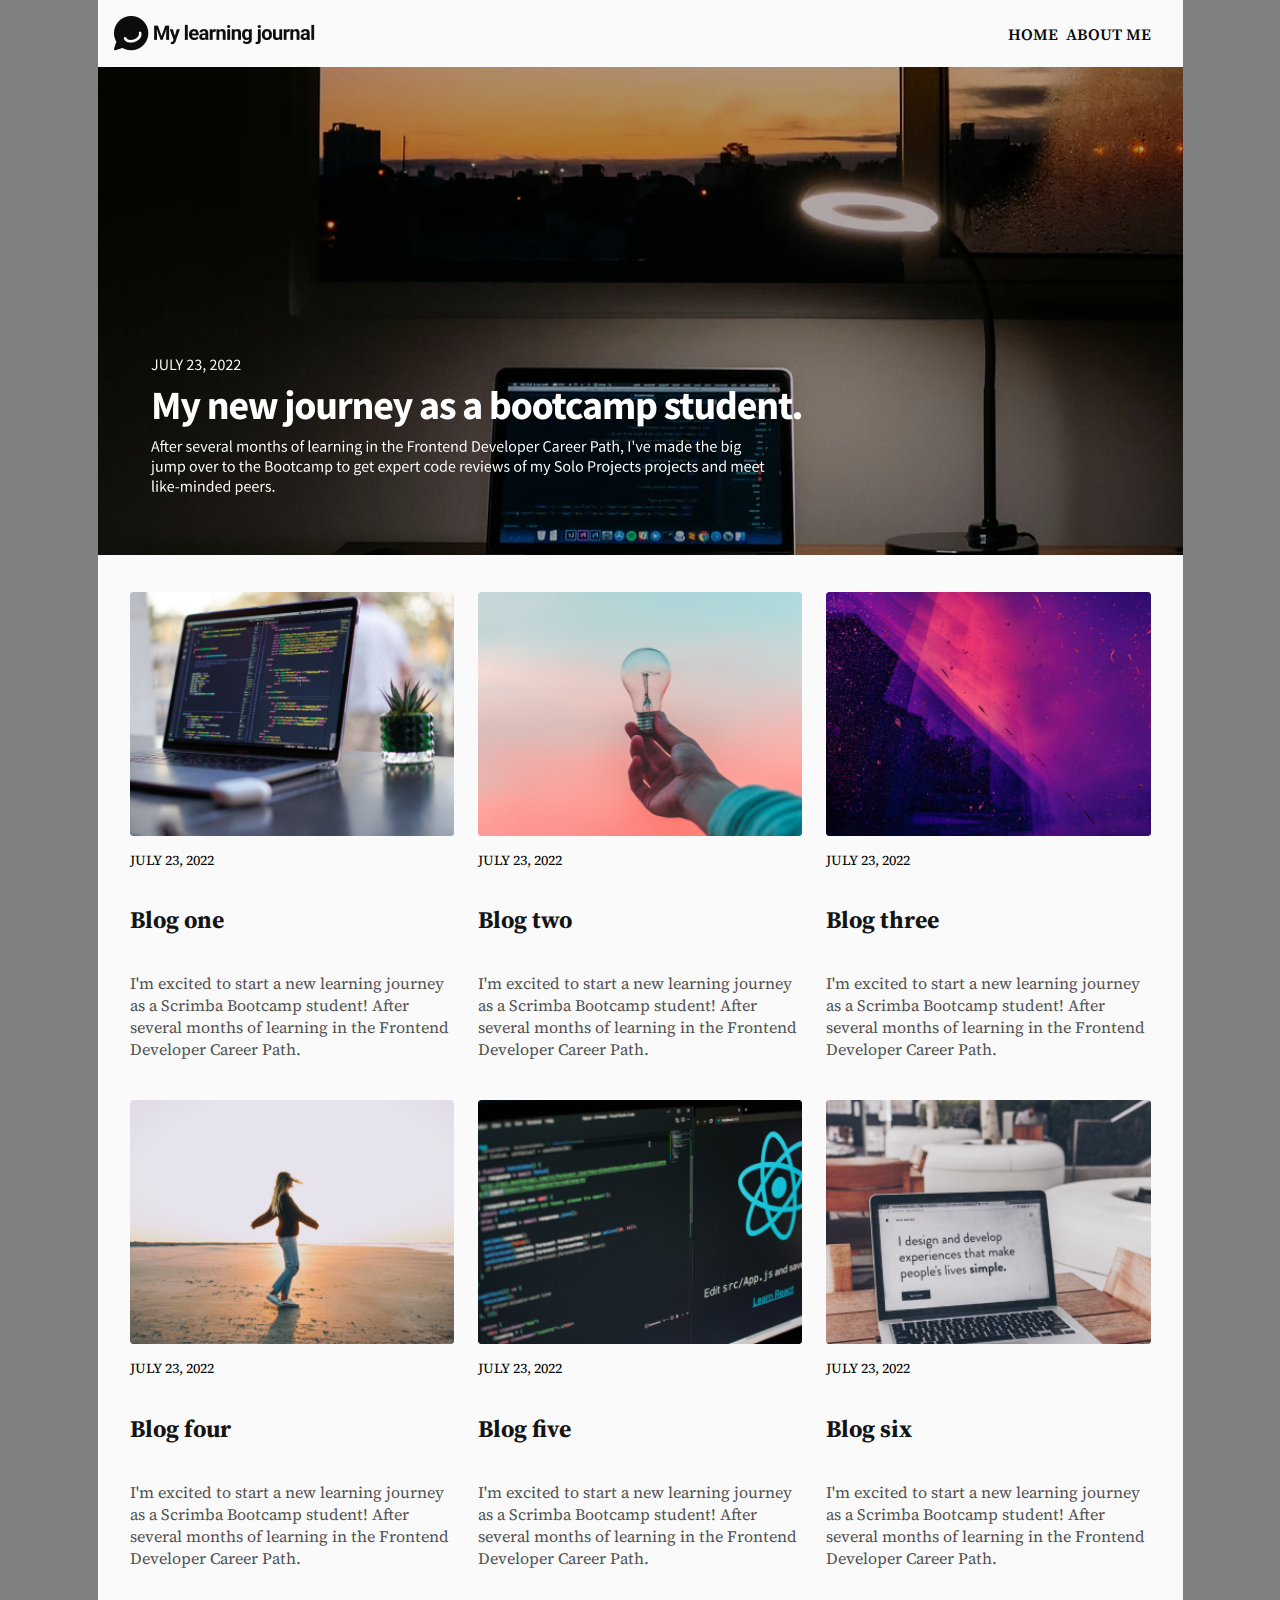
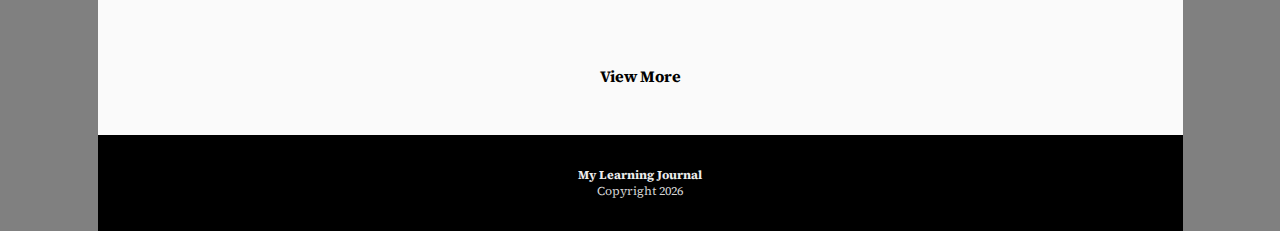
<file: index.html>
<!DOCTYPE html>
<html lang="en">
  <head>
    <meta charset="UTF-8" />
    <meta name="viewport" content="width=device-width, initial-scale=1.0" />
    <link rel="preconnect" href="https://fonts.googleapis.com" />
    <link rel="preconnect" href="https://fonts.gstatic.com" crossorigin />
    <link
      href="https://fonts.googleapis.com/css2?family=Source+Serif+4:ital,opsz,wght@0,8..60,200..900;1,8..60,200..900&display=swap"
      rel="stylesheet"
    />
    <link rel="stylesheet" href="styles.css" />
    <title>Learning Journal</title>
  </head>
  <body>
    <main>
      <header>
        <img class="logo" src="images/logo.png" alt="logo" />
        <div class="nav-menu">
          <a href="/index.html" class="nav">HOME</a>
          <a href="/AboutMe.html" class="nav">ABOUT ME</a>
        </div>
      </header>

      <div class="hero">
        <a href="/Post.html"
          ><img src="images/hero-post.png" alt="hero image"
        /></a>
      </div>
      <div class="blog-posts">
        <div class="blog-post">
          <img
            class="blogimage"
            src="images/image-blogone.png"
            alt="image Blog One"
          />
          <p class="blog-date">JULY 23, 2022</p>
          <h2 class="blog-title">Blog one</h2>
          <p class="blog-preview">
            I'm excited to start a new learning journey as a Scrimba Bootcamp
            student! After several months of learning in the Frontend Developer
            Career Path.
          </p>
        </div>
        <div class="blog-post">
          <img
            class="blogimage"
            src="images/image-blogtwo.png"
            alt="Image Blog Two"
          />
          <p class="blog-date">JULY 23, 2022</p>
          <h2 class="blog-title">Blog two</h2>
          <p class="blog-preview">
            I'm excited to start a new learning journey as a Scrimba Bootcamp
            student! After several months of learning in the Frontend Developer
            Career Path.
          </p>
        </div>
        <div class="blog-post">
          <img
            class="blogimage"
            src="images/image-blogthree.png"
            alt="Image Blog Three"
          />
          <p class="blog-date">JULY 23, 2022</p>
          <h2 class="blog-title">Blog three</h2>
          <p class="blog-preview">
            I'm excited to start a new learning journey as a Scrimba Bootcamp
            student! After several months of learning in the Frontend Developer
            Career Path.
          </p>
        </div>
        <div class="blog-post">
          <img
            class="blogimage"
            src="images/image-blogfour.png"
            alt="Image Blog Four"
          />
          <p class="blog-date">JULY 23, 2022</p>
          <h2 class="blog-title">Blog four</h2>
          <p class="blog-preview">
            I'm excited to start a new learning journey as a Scrimba Bootcamp
            student! After several months of learning in the Frontend Developer
            Career Path.
          </p>
        </div>
        <div class="blog-post">
          <img
            class="blogimage"
            src="images/image-blogfive.png"
            alt="Image Blog Five"
          />
          <p class="blog-date">JULY 23, 2022</p>
          <h2 class="blog-title">Blog five</h2>
          <p class="blog-preview">
            I'm excited to start a new learning journey as a Scrimba Bootcamp
            student! After several months of learning in the Frontend Developer
            Career Path.
          </p>
        </div>
        <div class="blog-post">
          <img
            class="blogimage"
            src="images/image-blogsix.png"
            alt="Image Blog Six"
          />
          <p class="blog-date">JULY 23, 2022</p>
          <h2 class="blog-title">Blog six</h2>
          <p class="blog-preview">
            I'm excited to start a new learning journey as a Scrimba Bootcamp
            student! After several months of learning in the Frontend Developer
            Career Path.
          </p>
        </div>
      </div>
      <a class="view-more" href="#">View More</a>
      <footer>
        <p class="footer-blogname">My Learning Journal</p>
        <p id="year" class="copyright"></p>
      </footer>
      <script>
        document.getElementById(
          "year"
        ).innerHTML = `Copyright ${new Date().getFullYear()}`;
      </script>
    </main>
  </body>
</html>
</file>
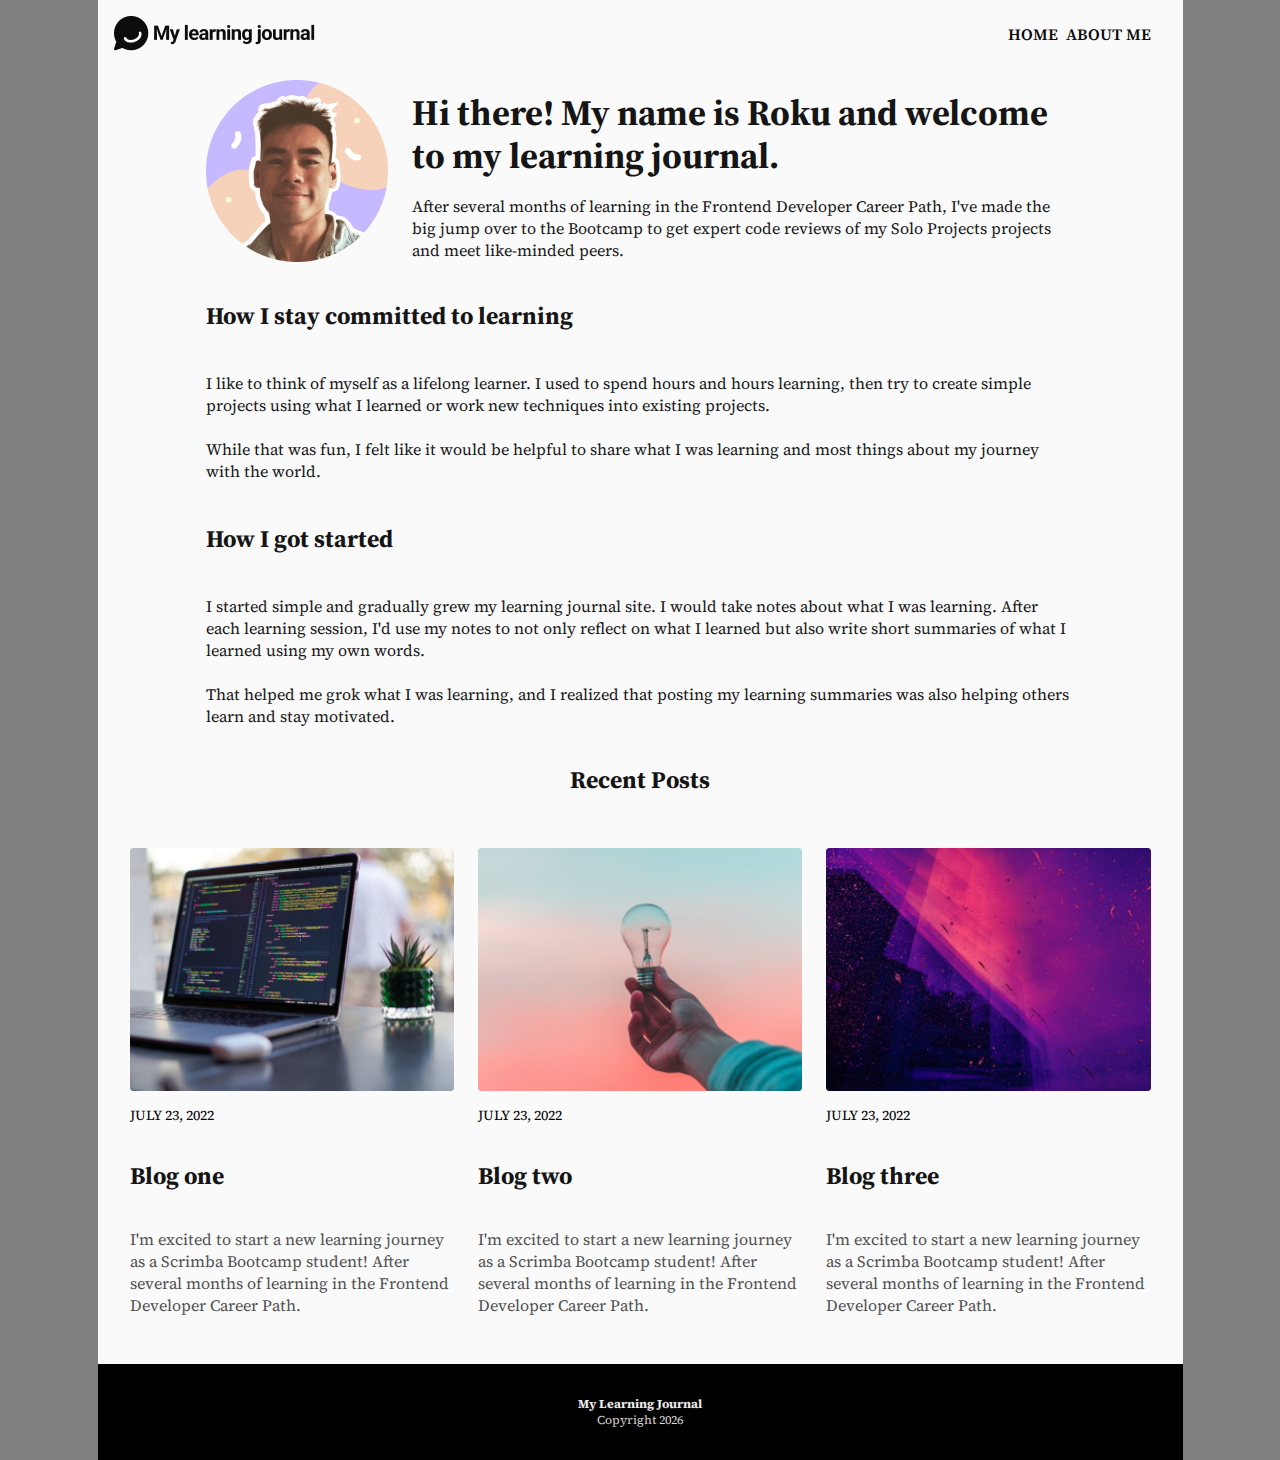
<file: AboutMe.html>
<!DOCTYPE html>
<html lang="en">
  <head>
    <meta charset="UTF-8" />
    <meta name="viewport" content="width=device-width, initial-scale=1.0" />
    <link rel="preconnect" href="https://fonts.googleapis.com" />
    <link rel="preconnect" href="https://fonts.gstatic.com" crossorigin />
    <link
      href="https://fonts.googleapis.com/css2?family=Source+Serif+4:ital,opsz,wght@0,8..60,200..900;1,8..60,200..900&display=swap"
      rel="stylesheet"
    />
    <link rel="stylesheet" href="styles.css" />
    <title>Learning Journey-About Me</title>
  </head>
  <body>
    <main>
      <header>
        <img class="logo" src="images/logo.png" alt="logo" />
        <div class="nav-menu">
          <a href="/index.html" class="nav">HOME</a>
          <a href="/AboutMe.html" class="nav">ABOUT ME</a>
        </div>
      </header>
      <div class="about-me">
        <img src="images/profile.png" alt="Profile picture" />
        <div class="salute">
          <h1 class="salute-title">
            Hi there! My name is Roku and welcome to my learning journal.
          </h1>
          <h2 class="salute-content">
            After several months of learning in the Frontend Developer Career
            Path, I've made the big jump over to the Bootcamp to get expert code
            reviews of my Solo Projects projects and meet like-minded peers.
          </h2>
        </div>
      </div>
      <div class="post">
        <h3 class="post-title-2">How I stay committed to learning</h3>
        <p class="post-content">
          I like to think of myself as a lifelong learner. I used to spend hours
          and hours learning, then try to create simple projects using what I
          learned or work new techniques into existing projects.<br />
          <br />
          While that was fun, I felt like it would be helpful to share what I
          was learning and most things about my journey with the world.
        </p>
        <h3 class="post-title-2">How I got started</h3>
        <p class="post-content">
          I started simple and gradually grew my learning journal site. I would
          take notes about what I was learning. After each learning session, I'd
          use my notes to not only reflect on what I learned but also write
          short summaries of what I learned using my own words. <br /><br />
          That helped me grok what I was learning, and I realized that posting
          my learning summaries was also helping others learn and stay
          motivated.
        </p>
      </div>
      <div class="recent-posts">
        <div>
          <h2 class="recent-posts-title">Recent Posts</h2>
        </div>
      </div>
      <div class="blog-posts">
        <div class="blog-post">
          <img
            class="blogimage"
            src="images/image-blogone.png"
            alt="image Blog One"
          />
          <p class="blog-date">JULY 23, 2022</p>
          <h2 class="blog-title">Blog one</h2>
          <p class="blog-preview">
            I'm excited to start a new learning journey as a Scrimba Bootcamp
            student! After several months of learning in the Frontend Developer
            Career Path.
          </p>
        </div>
        <div class="blog-post">
          <img
            class="blogimage"
            src="images/image-blogtwo.png"
            alt="Image Blog Two"
          />
          <p class="blog-date">JULY 23, 2022</p>
          <h2 class="blog-title">Blog two</h2>
          <p class="blog-preview">
            I'm excited to start a new learning journey as a Scrimba Bootcamp
            student! After several months of learning in the Frontend Developer
            Career Path.
          </p>
        </div>
        <div class="blog-post">
          <img
            class="blogimage"
            src="images/image-blogthree.png"
            alt="Image Blog Three"
          />
          <p class="blog-date">JULY 23, 2022</p>
          <h2 class="blog-title">Blog three</h2>
          <p class="blog-preview">
            I'm excited to start a new learning journey as a Scrimba Bootcamp
            student! After several months of learning in the Frontend Developer
            Career Path.
          </p>
        </div>
      </div>
      <footer>
        <p class="footer-blogname">My Learning Journal</p>
        <p id="year" class="copyright"></p>
      </footer>
      <script>
        document.getElementById(
          "year"
        ).innerHTML = `Copyright ${new Date().getFullYear()}`;
      </script>
    </main>
  </body>
</html>
</file>
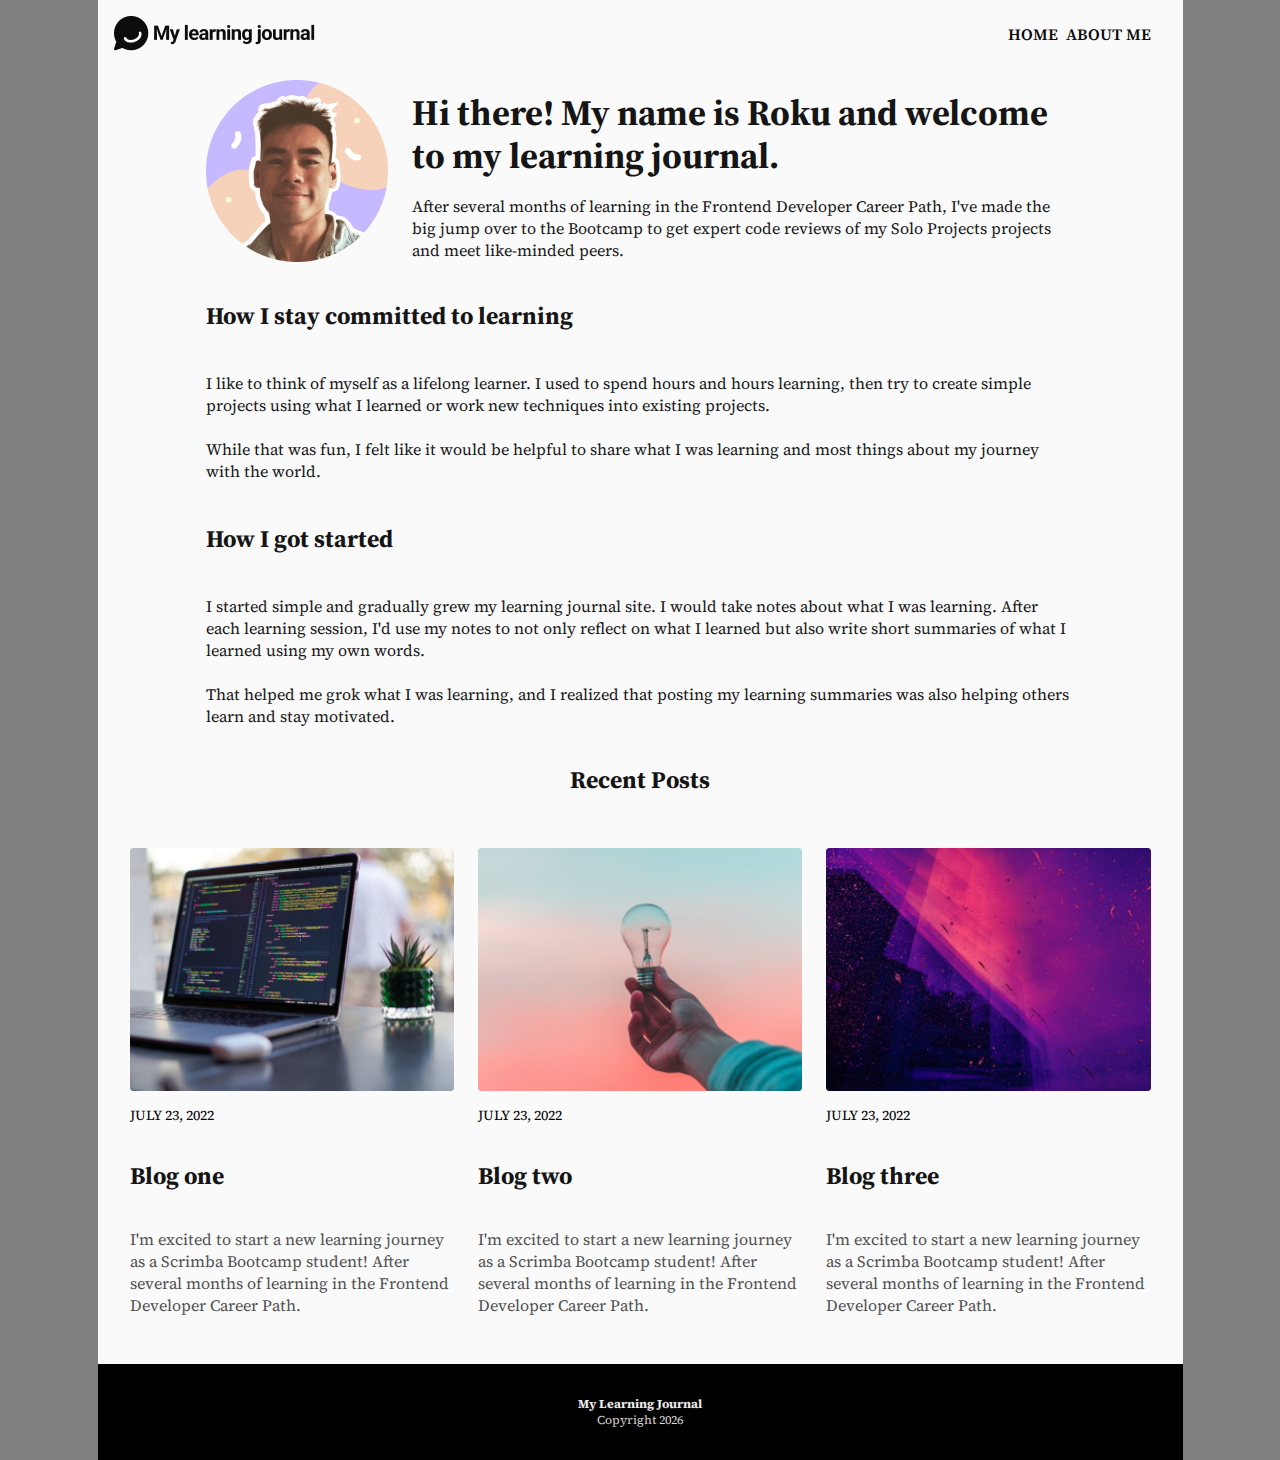
<file: indexAboutMe.html>
<!DOCTYPE html>
<html lang="en">
  <head>
    <meta charset="UTF-8" />
    <meta name="viewport" content="width=device-width, initial-scale=1.0" />
    <link rel="preconnect" href="https://fonts.googleapis.com" />
    <link rel="preconnect" href="https://fonts.gstatic.com" crossorigin />
    <link
      href="https://fonts.googleapis.com/css2?family=Source+Serif+4:ital,opsz,wght@0,8..60,200..900;1,8..60,200..900&display=swap"
      rel="stylesheet"
    />
    <link rel="stylesheet" href="styles.css" />
    <title>Learning Journey-About Me</title>
  </head>
  <body>
    <main>
      <header>
        <img class="logo" src="images/logo.png" alt="logo" />
        <div class="nav-menu">
          <a href="/indexHome.html" class="nav">HOME</a>
          <a href="/indexAboutMe.html" class="nav">ABOUT ME</a>
        </div>
      </header>
      <div class="about-me">
        <img src="images/profile.png" alt="Profile picture" />
        <div class="salute">
          <h1 class="salute-title">
            Hi there! My name is Roku and welcome to my learning journal.
          </h1>
          <h2 class="salute-content">
            After several months of learning in the Frontend Developer Career
            Path, I've made the big jump over to the Bootcamp to get expert code
            reviews of my Solo Projects projects and meet like-minded peers.
          </h2>
        </div>
      </div>
      <div class="post">
        <h3 class="post-title-2">How I stay committed to learning</h3>
        <p class="post-content">
          I like to think of myself as a lifelong learner. I used to spend hours
          and hours learning, then try to create simple projects using what I
          learned or work new techniques into existing projects.<br />
          <br />
          While that was fun, I felt like it would be helpful to share what I
          was learning and most things about my journey with the world.
        </p>
        <h3 class="post-title-2">How I got started</h3>
        <p class="post-content">
          I started simple and gradually grew my learning journal site. I would
          take notes about what I was learning. After each learning session, I'd
          use my notes to not only reflect on what I learned but also write
          short summaries of what I learned using my own words. <br /><br />
          That helped me grok what I was learning, and I realized that posting
          my learning summaries was also helping others learn and stay
          motivated.
        </p>
      </div>
      <div class="recent-posts">
        <div>
          <h2 class="recent-posts-title">Recent Posts</h2>
        </div>
      </div>
      <div class="blog-posts">
        <div class="blog-post">
          <img
            class="blogimage"
            src="images/image-blogone.png"
            alt="image Blog One"
          />
          <p class="blog-date">JULY 23, 2022</p>
          <h2 class="blog-title">Blog one</h2>
          <p class="blog-preview">
            I'm excited to start a new learning journey as a Scrimba Bootcamp
            student! After several months of learning in the Frontend Developer
            Career Path.
          </p>
        </div>
        <div class="blog-post">
          <img
            class="blogimage"
            src="images/image-blogtwo.png"
            alt="Image Blog Two"
          />
          <p class="blog-date">JULY 23, 2022</p>
          <h2 class="blog-title">Blog two</h2>
          <p class="blog-preview">
            I'm excited to start a new learning journey as a Scrimba Bootcamp
            student! After several months of learning in the Frontend Developer
            Career Path.
          </p>
        </div>
        <div class="blog-post">
          <img
            class="blogimage"
            src="images/image-blogthree.png"
            alt="Image Blog Three"
          />
          <p class="blog-date">JULY 23, 2022</p>
          <h2 class="blog-title">Blog three</h2>
          <p class="blog-preview">
            I'm excited to start a new learning journey as a Scrimba Bootcamp
            student! After several months of learning in the Frontend Developer
            Career Path.
          </p>
        </div>
      </div>
      <footer>
        <p class="footer-blogname">My Learning Journal</p>
        <p id="year" class="copyright"></p>
      </footer>
      <script>
        document.getElementById(
          "year"
        ).innerHTML = `Copyright ${new Date().getFullYear()}`;
      </script>
    </main>
  </body>
</html>
</file>
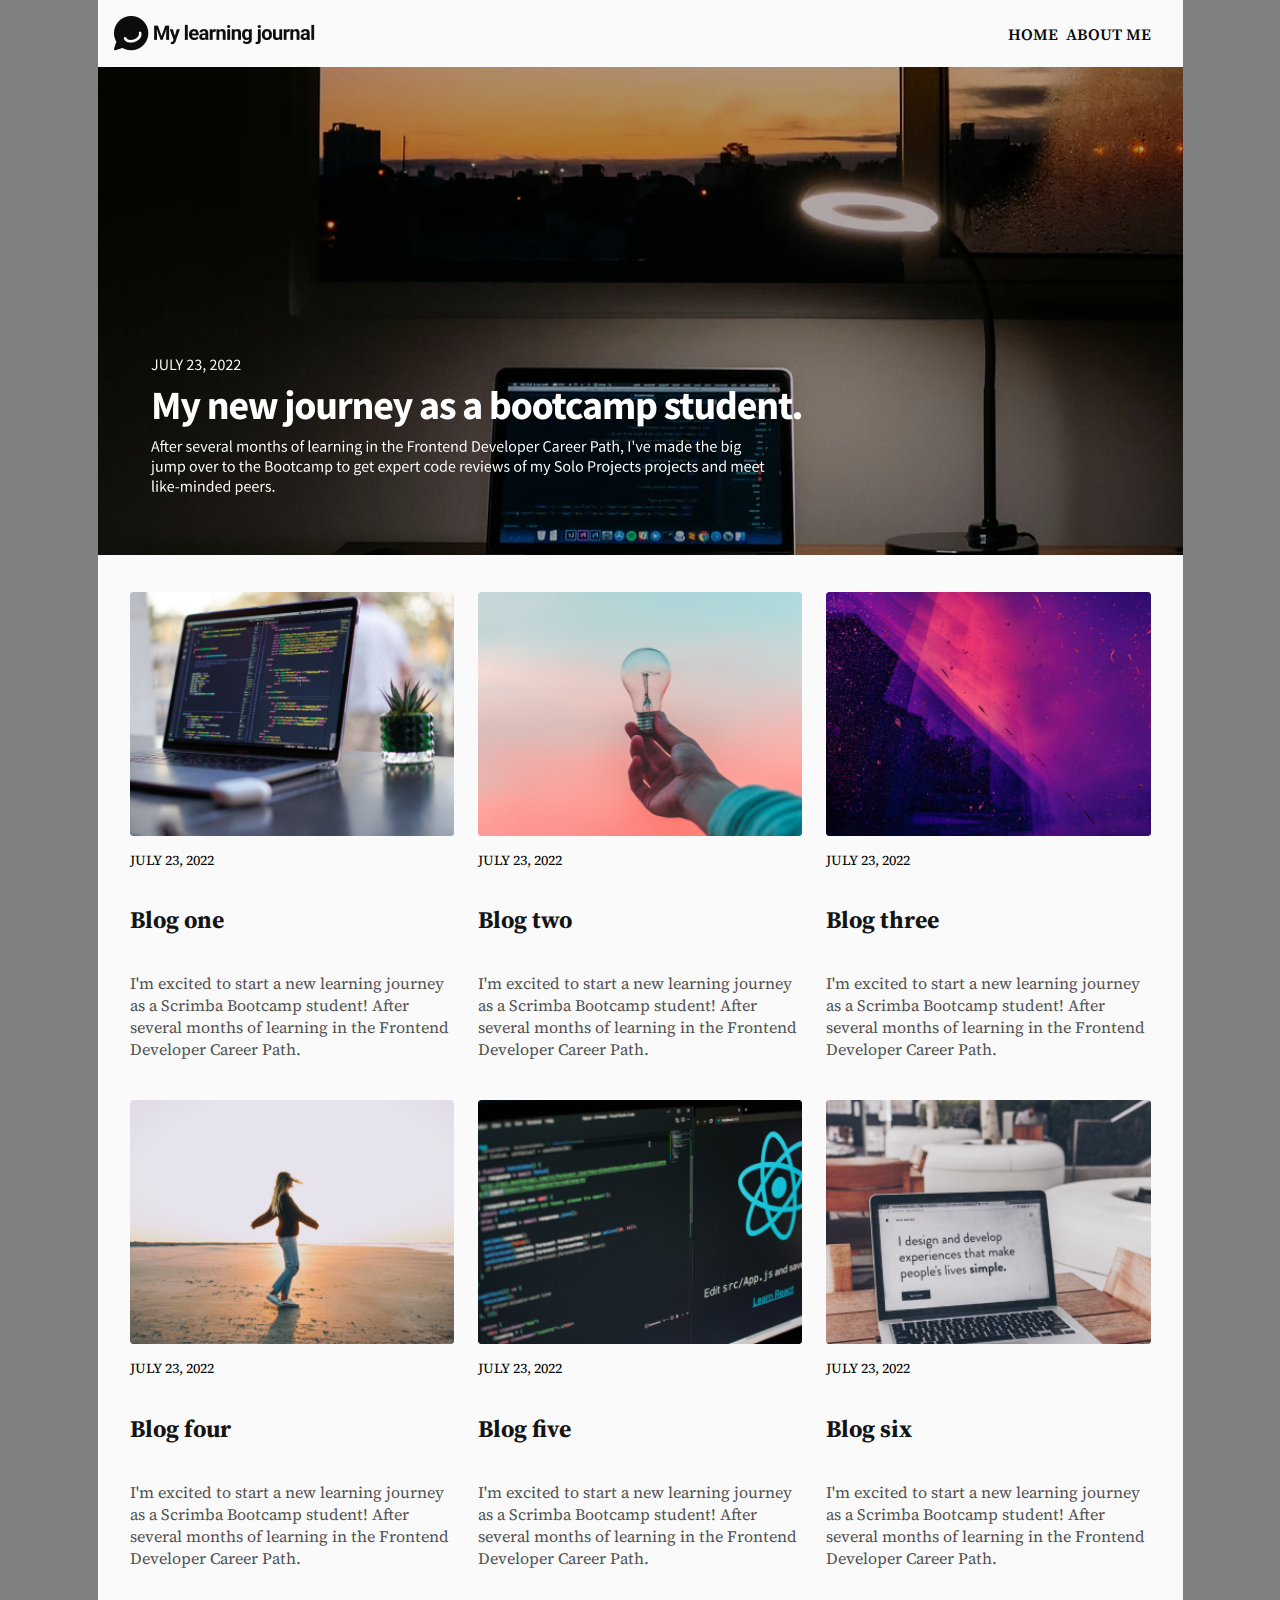
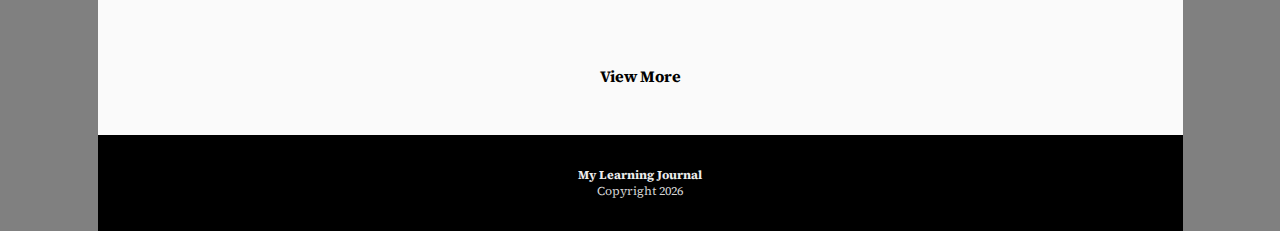
<file: indexHome.html>
<!DOCTYPE html>
<html lang="en">
  <head>
    <meta charset="UTF-8" />
    <meta name="viewport" content="width=device-width, initial-scale=1.0" />
    <link rel="preconnect" href="https://fonts.googleapis.com" />
    <link rel="preconnect" href="https://fonts.gstatic.com" crossorigin />
    <link
      href="https://fonts.googleapis.com/css2?family=Source+Serif+4:ital,opsz,wght@0,8..60,200..900;1,8..60,200..900&display=swap"
      rel="stylesheet"
    />
    <link rel="stylesheet" href="styles.css" />
    <title>Learning Journal</title>
  </head>
  <body>
    <main>
      <header>
        <img class="logo" src="images/logo.png" alt="logo" />
        <div class="nav-menu">
          <a href="/indexHome.html" class="nav">HOME</a>
          <a href="/indexAboutMe.html" class="nav">ABOUT ME</a>
        </div>
      </header>

      <div class="hero">
        <a href="/indexPost.html"
          ><img src="images/hero-post.png" alt="hero image"
        /></a>
      </div>
      <div class="blog-posts">
        <div class="blog-post">
          <img
            class="blogimage"
            src="images/image-blogone.png"
            alt="image Blog One"
          />
          <p class="blog-date">JULY 23, 2022</p>
          <h2 class="blog-title">Blog one</h2>
          <p class="blog-preview">
            I'm excited to start a new learning journey as a Scrimba Bootcamp
            student! After several months of learning in the Frontend Developer
            Career Path.
          </p>
        </div>
        <div class="blog-post">
          <img
            class="blogimage"
            src="images/image-blogtwo.png"
            alt="Image Blog Two"
          />
          <p class="blog-date">JULY 23, 2022</p>
          <h2 class="blog-title">Blog two</h2>
          <p class="blog-preview">
            I'm excited to start a new learning journey as a Scrimba Bootcamp
            student! After several months of learning in the Frontend Developer
            Career Path.
          </p>
        </div>
        <div class="blog-post">
          <img
            class="blogimage"
            src="images/image-blogthree.png"
            alt="Image Blog Three"
          />
          <p class="blog-date">JULY 23, 2022</p>
          <h2 class="blog-title">Blog three</h2>
          <p class="blog-preview">
            I'm excited to start a new learning journey as a Scrimba Bootcamp
            student! After several months of learning in the Frontend Developer
            Career Path.
          </p>
        </div>
        <div class="blog-post">
          <img
            class="blogimage"
            src="images/image-blogfour.png"
            alt="Image Blog Four"
          />
          <p class="blog-date">JULY 23, 2022</p>
          <h2 class="blog-title">Blog four</h2>
          <p class="blog-preview">
            I'm excited to start a new learning journey as a Scrimba Bootcamp
            student! After several months of learning in the Frontend Developer
            Career Path.
          </p>
        </div>
        <div class="blog-post">
          <img
            class="blogimage"
            src="images/image-blogfive.png"
            alt="Image Blog Five"
          />
          <p class="blog-date">JULY 23, 2022</p>
          <h2 class="blog-title">Blog five</h2>
          <p class="blog-preview">
            I'm excited to start a new learning journey as a Scrimba Bootcamp
            student! After several months of learning in the Frontend Developer
            Career Path.
          </p>
        </div>
        <div class="blog-post">
          <img
            class="blogimage"
            src="images/image-blogsix.png"
            alt="Image Blog Six"
          />
          <p class="blog-date">JULY 23, 2022</p>
          <h2 class="blog-title">Blog six</h2>
          <p class="blog-preview">
            I'm excited to start a new learning journey as a Scrimba Bootcamp
            student! After several months of learning in the Frontend Developer
            Career Path.
          </p>
        </div>
      </div>
      <a class="view-more" href="#">View More</a>
      <footer>
        <p class="footer-blogname">My Learning Journal</p>
        <p id="year" class="copyright"></p>
      </footer>
      <script>
        document.getElementById(
          "year"
        ).innerHTML = `Copyright ${new Date().getFullYear()}`;
      </script>
    </main>
  </body>
</html>
</file>
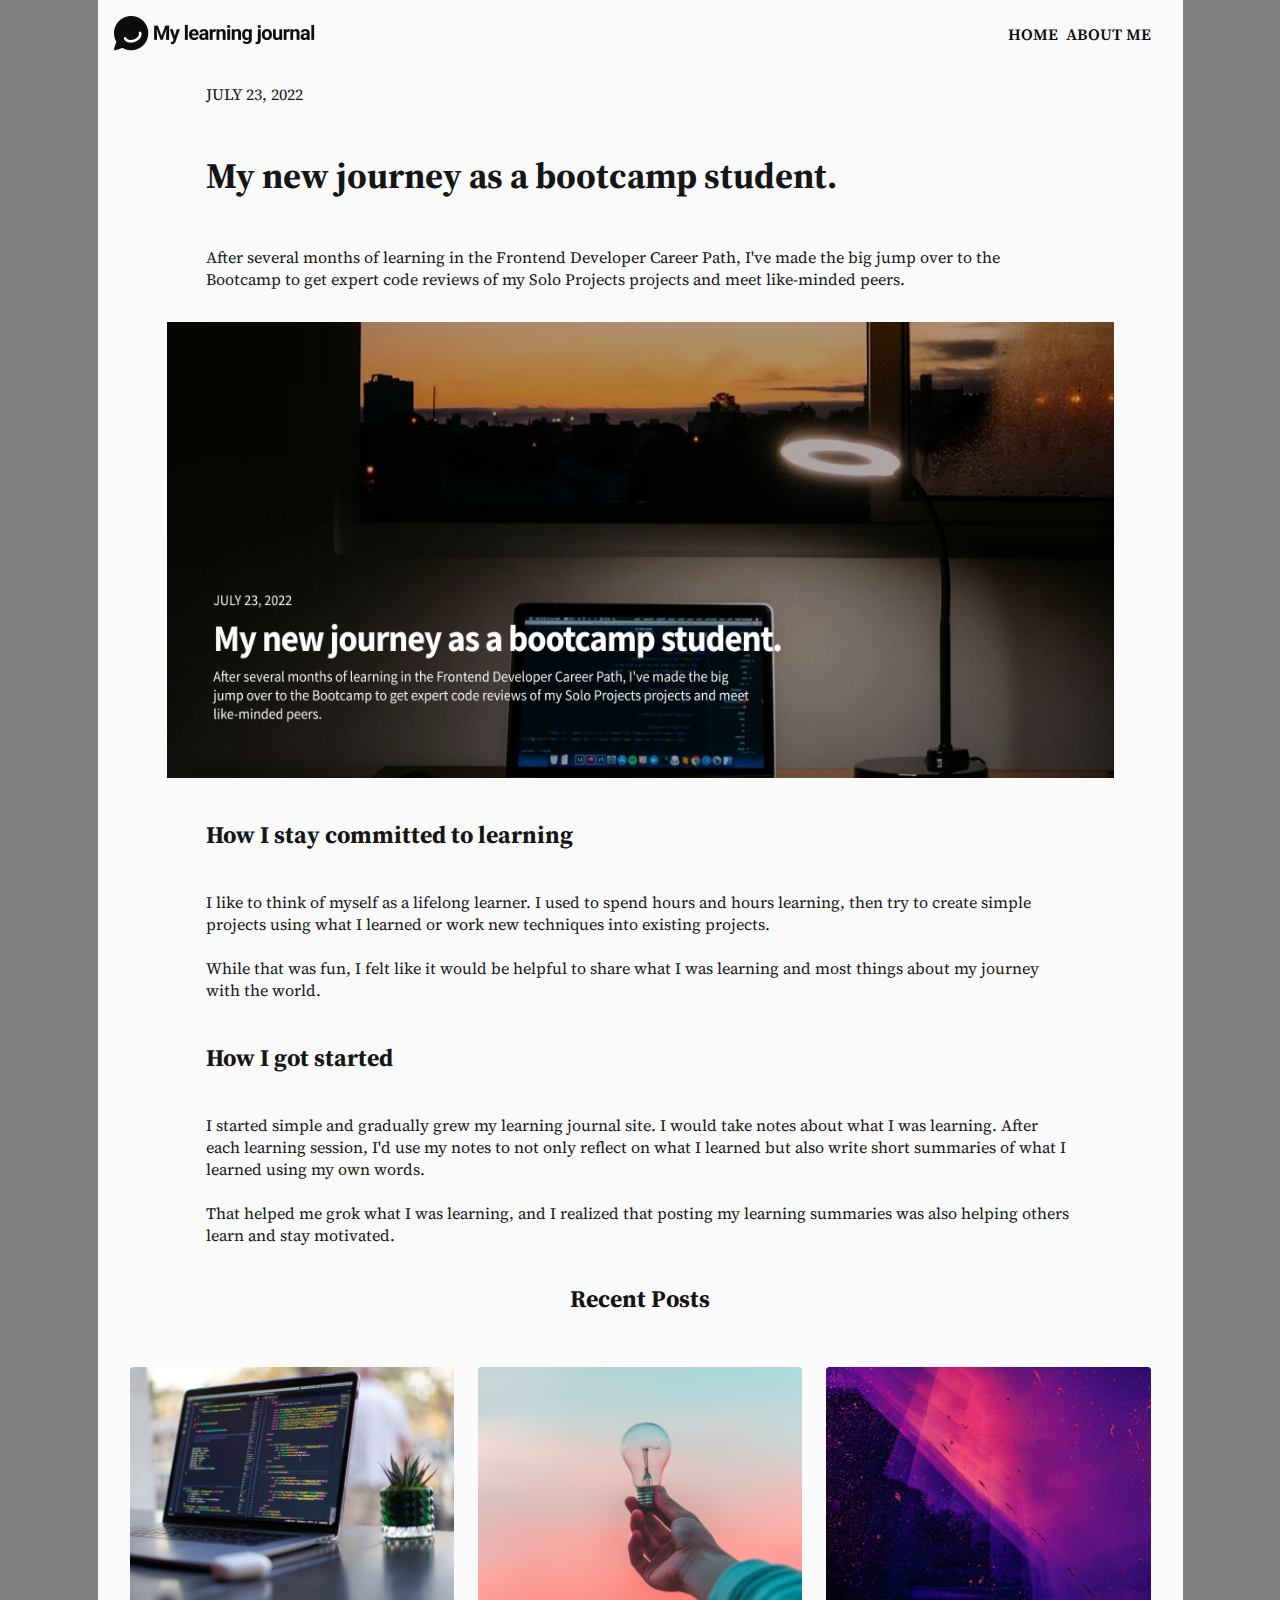
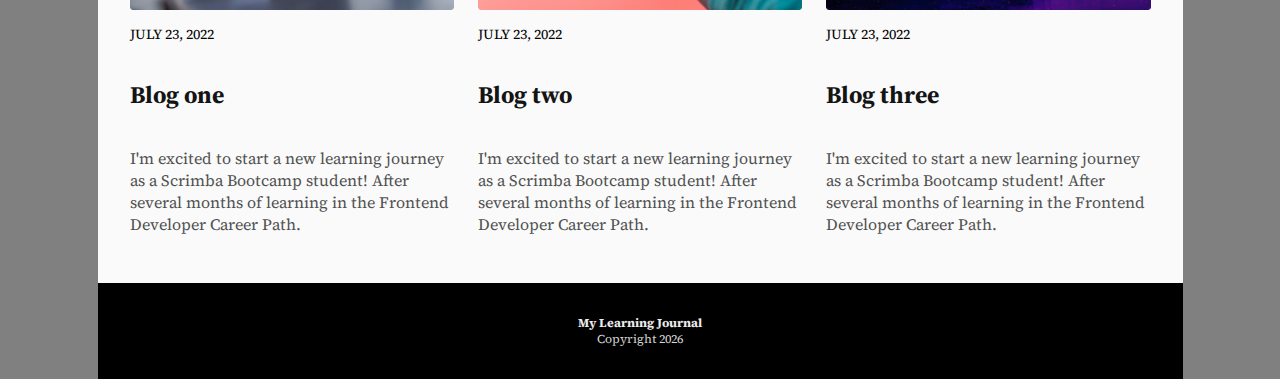
<file: indexPost.html>
<!DOCTYPE html>
<html lang="en">
  <head>
    <meta charset="UTF-8" />
    <meta name="viewport" content="width=device-width, initial-scale=1.0" />
    <link rel="preconnect" href="https://fonts.googleapis.com" />
    <link rel="preconnect" href="https://fonts.gstatic.com" crossorigin />
    <link
      href="https://fonts.googleapis.com/css2?family=Source+Serif+4:ital,opsz,wght@0,8..60,200..900;1,8..60,200..900&display=swap"
      rel="stylesheet"
    />
    <link rel="stylesheet" href="styles.css" />
    <title>Learning Journey-Post</title>
  </head>
  <body>
    <main>
      <header>
        <img class="logo" src="images/logo.png" alt="logo" />
        <div class="nav-menu">
          <a href="/indexHome.html" class="nav">HOME</a>
          <a href="/indexAboutMe.html" class="nav">ABOUT ME</a>
        </div>
      </header>
      <div class="post">
        <p class="post-content">JULY 23, 2022</p>
        <h2 class="post-title">My new journey as a bootcamp student.</h2>
        <p class="post-content">
          After several months of learning in the Frontend Developer Career
          Path, I've made the big jump over to the Bootcamp to get expert code
          reviews of my Solo Projects projects and meet like-minded peers.
        </p>
      </div>
      <div class="hero-2">
        <img src="images/hero-post.png" alt="hero image" />
      </div>
      <div class="post">
        <h3 class="post-title-2">How I stay committed to learning</h3>
        <p class="post-content">
          I like to think of myself as a lifelong learner. I used to spend hours
          and hours learning, then try to create simple projects using what I
          learned or work new techniques into existing projects.<br />
          <br />
          While that was fun, I felt like it would be helpful to share what I
          was learning and most things about my journey with the world.
        </p>
        <h3 class="post-title-2">How I got started</h3>
        <p class="post-content">
          I started simple and gradually grew my learning journal site. I would
          take notes about what I was learning. After each learning session, I'd
          use my notes to not only reflect on what I learned but also write
          short summaries of what I learned using my own words. <br /><br />
          That helped me grok what I was learning, and I realized that posting
          my learning summaries was also helping others learn and stay
          motivated.
        </p>
      </div>
      <div class="recent-posts">
        <div>
          <h2 class="recent-posts-title">Recent Posts</h2>
        </div>
      </div>
      <div class="blog-posts">
        <div class="blog-post">
          <img
            class="blogimage"
            src="images/image-blogone.png"
            alt="image Blog One"
          />
          <p class="blog-date">JULY 23, 2022</p>
          <h2 class="blog-title">Blog one</h2>
          <p class="blog-preview">
            I'm excited to start a new learning journey as a Scrimba Bootcamp
            student! After several months of learning in the Frontend Developer
            Career Path.
          </p>
        </div>
        <div class="blog-post">
          <img
            class="blogimage"
            src="images/image-blogtwo.png"
            alt="Image Blog Two"
          />
          <p class="blog-date">JULY 23, 2022</p>
          <h2 class="blog-title">Blog two</h2>
          <p class="blog-preview">
            I'm excited to start a new learning journey as a Scrimba Bootcamp
            student! After several months of learning in the Frontend Developer
            Career Path.
          </p>
        </div>
        <div class="blog-post">
          <img
            class="blogimage"
            src="images/image-blogthree.png"
            alt="Image Blog Three"
          />
          <p class="blog-date">JULY 23, 2022</p>
          <h2 class="blog-title">Blog three</h2>
          <p class="blog-preview">
            I'm excited to start a new learning journey as a Scrimba Bootcamp
            student! After several months of learning in the Frontend Developer
            Career Path.
          </p>
        </div>
      </div>
      <footer>
        <p class="footer-blogname">My Learning Journal</p>
        <p id="year" class="copyright"></p>
      </footer>
      <script>
        document.getElementById(
          "year"
        ).innerHTML = `Copyright ${new Date().getFullYear()}`;
      </script>
    </main>
  </body>
</html>
</file>
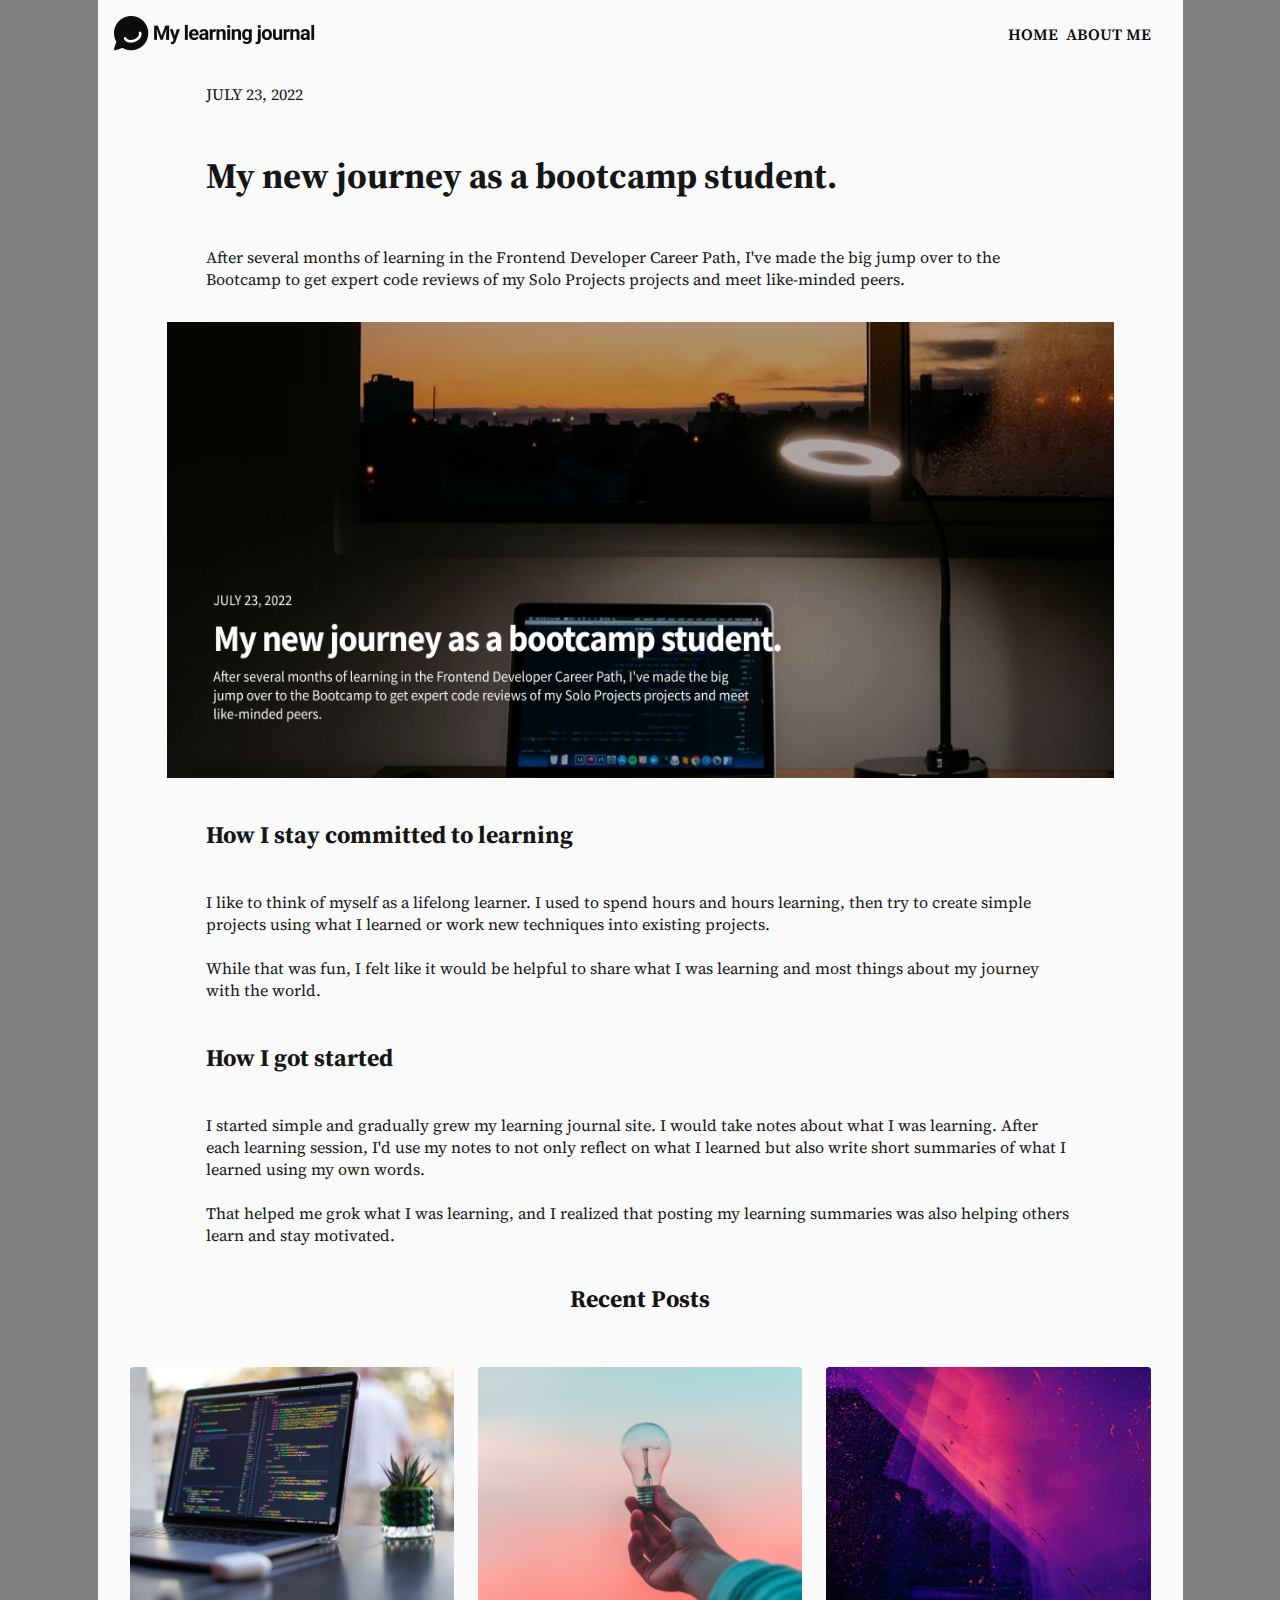
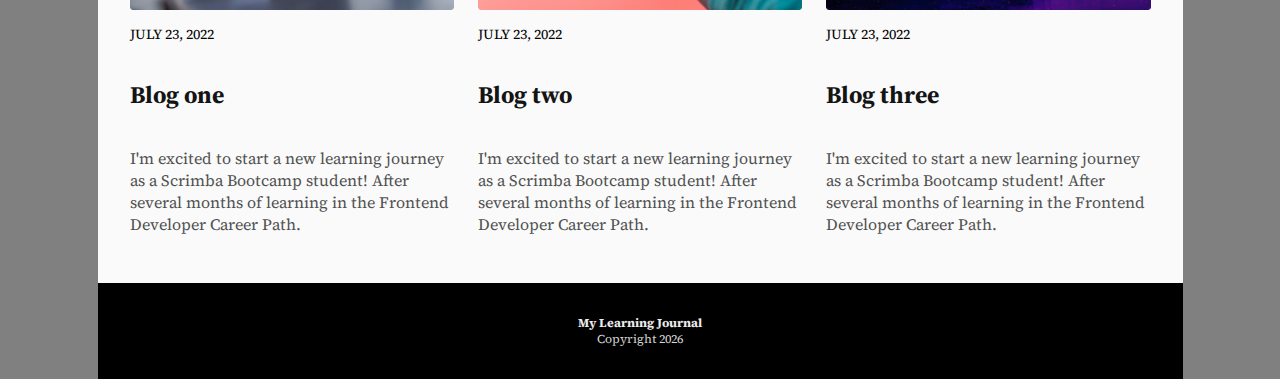
<file: Post.html>
<!DOCTYPE html>
<html lang="en">
  <head>
    <meta charset="UTF-8" />
    <meta name="viewport" content="width=device-width, initial-scale=1.0" />
    <link rel="preconnect" href="https://fonts.googleapis.com" />
    <link rel="preconnect" href="https://fonts.gstatic.com" crossorigin />
    <link
      href="https://fonts.googleapis.com/css2?family=Source+Serif+4:ital,opsz,wght@0,8..60,200..900;1,8..60,200..900&display=swap"
      rel="stylesheet"
    />
    <link rel="stylesheet" href="styles.css" />
    <title>Learning Journey-Post</title>
  </head>
  <body>
    <main>
      <header>
        <img class="logo" src="images/logo.png" alt="logo" />
        <div class="nav-menu">
          <a href="/index.html" class="nav">HOME</a>
          <a href="/AboutMe.html" class="nav">ABOUT ME</a>
        </div>
      </header>
      <div class="post">
        <p class="post-content">JULY 23, 2022</p>
        <h2 class="post-title">My new journey as a bootcamp student.</h2>
        <p class="post-content">
          After several months of learning in the Frontend Developer Career
          Path, I've made the big jump over to the Bootcamp to get expert code
          reviews of my Solo Projects projects and meet like-minded peers.
        </p>
      </div>
      <div class="hero-2">
        <img src="images/hero-post.png" alt="hero image" />
      </div>
      <div class="post">
        <h3 class="post-title-2">How I stay committed to learning</h3>
        <p class="post-content">
          I like to think of myself as a lifelong learner. I used to spend hours
          and hours learning, then try to create simple projects using what I
          learned or work new techniques into existing projects.<br />
          <br />
          While that was fun, I felt like it would be helpful to share what I
          was learning and most things about my journey with the world.
        </p>
        <h3 class="post-title-2">How I got started</h3>
        <p class="post-content">
          I started simple and gradually grew my learning journal site. I would
          take notes about what I was learning. After each learning session, I'd
          use my notes to not only reflect on what I learned but also write
          short summaries of what I learned using my own words. <br /><br />
          That helped me grok what I was learning, and I realized that posting
          my learning summaries was also helping others learn and stay
          motivated.
        </p>
      </div>
      <div class="recent-posts">
        <div>
          <h2 class="recent-posts-title">Recent Posts</h2>
        </div>
      </div>
      <div class="blog-posts">
        <div class="blog-post">
          <img
            class="blogimage"
            src="images/image-blogone.png"
            alt="image Blog One"
          />
          <p class="blog-date">JULY 23, 2022</p>
          <h2 class="blog-title">Blog one</h2>
          <p class="blog-preview">
            I'm excited to start a new learning journey as a Scrimba Bootcamp
            student! After several months of learning in the Frontend Developer
            Career Path.
          </p>
        </div>
        <div class="blog-post">
          <img
            class="blogimage"
            src="images/image-blogtwo.png"
            alt="Image Blog Two"
          />
          <p class="blog-date">JULY 23, 2022</p>
          <h2 class="blog-title">Blog two</h2>
          <p class="blog-preview">
            I'm excited to start a new learning journey as a Scrimba Bootcamp
            student! After several months of learning in the Frontend Developer
            Career Path.
          </p>
        </div>
        <div class="blog-post">
          <img
            class="blogimage"
            src="images/image-blogthree.png"
            alt="Image Blog Three"
          />
          <p class="blog-date">JULY 23, 2022</p>
          <h2 class="blog-title">Blog three</h2>
          <p class="blog-preview">
            I'm excited to start a new learning journey as a Scrimba Bootcamp
            student! After several months of learning in the Frontend Developer
            Career Path.
          </p>
        </div>
      </div>
      <footer>
        <p class="footer-blogname">My Learning Journal</p>
        <p id="year" class="copyright"></p>
      </footer>
      <script>
        document.getElementById(
          "year"
        ).innerHTML = `Copyright ${new Date().getFullYear()}`;
      </script>
    </main>
  </body>
</html>
</file>
<file: styles.css>
*,
*::after,
*::before {
  box-sizing: border-box;
}

main {
  width: 1085px;
  margin: auto;
  background-color: #fafafa;
}

body {
  margin: 0;
  padding: 0;
  font-family: "Source Serif 4", serif;
  background-color: gray;
}

/* TYPOGRAPHY */

.nav {
  font-weight: 600;
  font-size: 1rem;
  color: #090909;
  text-decoration: none;
}

.blog-date {
  font-size: 0.875rem;
  color: #000000;
}

.blog-title {
  font-weight: bold;
  color: #141414;
  font-size: 1.5rem;
}

.blog-preview {
  color: #505050;
  font-size: 1rem;
}

.view-more {
  font-weight: bold;
  text-decoration: none;
  color: black;
  text-align: center;
  display: block;
  padding: 3em;
}

/* .blogimage {
  width: 309px;
  height: 232px;
} */

.post-date {
  font-weight: 400;
  font-size: 1rem;
  color: #151515;
}

.post-title {
  font-weight: 700;
  font-size: 2.25rem;
  color: #151515;
}

.post-content {
  font-weight: 400;
  font-size: 1rem;
  color: #151515;
}

.post-title-2 {
  font-weight: 700;
  font-size: 1.5rem;
  color: #151515;
}

.recent-posts-title {
  font-weight: 700;
  font-size: 1.5rem;
  color: #141414;
  text-align: center;
}

header {
  display: flex;
  padding: 1em;
  align-items: center;
}

.nav-menu {
  display: flex;
  flex: 1;
  gap: 0.5em;
  justify-content: right;
  padding-right: 1em;
}

.blog-post {
  display: flex;
  flex-direction: column;
  /* width: 80%; */
  /* margin:2em; */
}

.blog-posts {
  display: flex;
  flex-direction: column;
  width: 100%;
  padding: 4em;
}

.footer-blogname {
  font-weight: 700;
  color: #ececec;
  font-size: 0.75rem;
  margin: 0;
}

.copyright {
  font-weight: 400;
  color: #d7d7d7;
  font-size: 0.75rem;
  margin: 0;
}

footer {
  background-color: black;
  text-align: center;
  padding: 2em 2em;
}

.hero img {
  height: 488px;
  width: 1085px;
}

.hero-2 img {
  width: 979px;
  height: 488px;
  border-radius: 3px 0px 0px 0px;
  padding: 1em;
  margin: auto;
}

.hero-2 {
  display: flex;
}

.post {
  display: flex;
  flex-direction: column;
  width: 80%;
  margin: 0 auto;
}

.about-me {
  display: flex;
  gap: 1.5em;
  align-items: center;
  width: 80%;
  margin: 0 auto;
}

.about-me img {
  width: 182px;
  height: 182px;
}

.salute-title {
  font-weight: 700;
  font-size: 2.25rem;
  color: #151515;
  margin-bottom: 0.5em;
  line-height: 1.2;
}

.salute-content {
  font-weight: 400;
  font-size: 1rem;
  color: #151515;
  margin-top: 0;
}

.salute {
  display: flex;
  flex-direction: column;
}

/* MEDIA QUERIES */

@media (min-width: 414px) {
  .blog-posts {
    display: grid;
    grid-template-columns: 1fr 1fr 1fr;
    flex-wrap: wrap;
    padding: 2em;
    grid-gap: 1.5em;
  }
}
</file>
